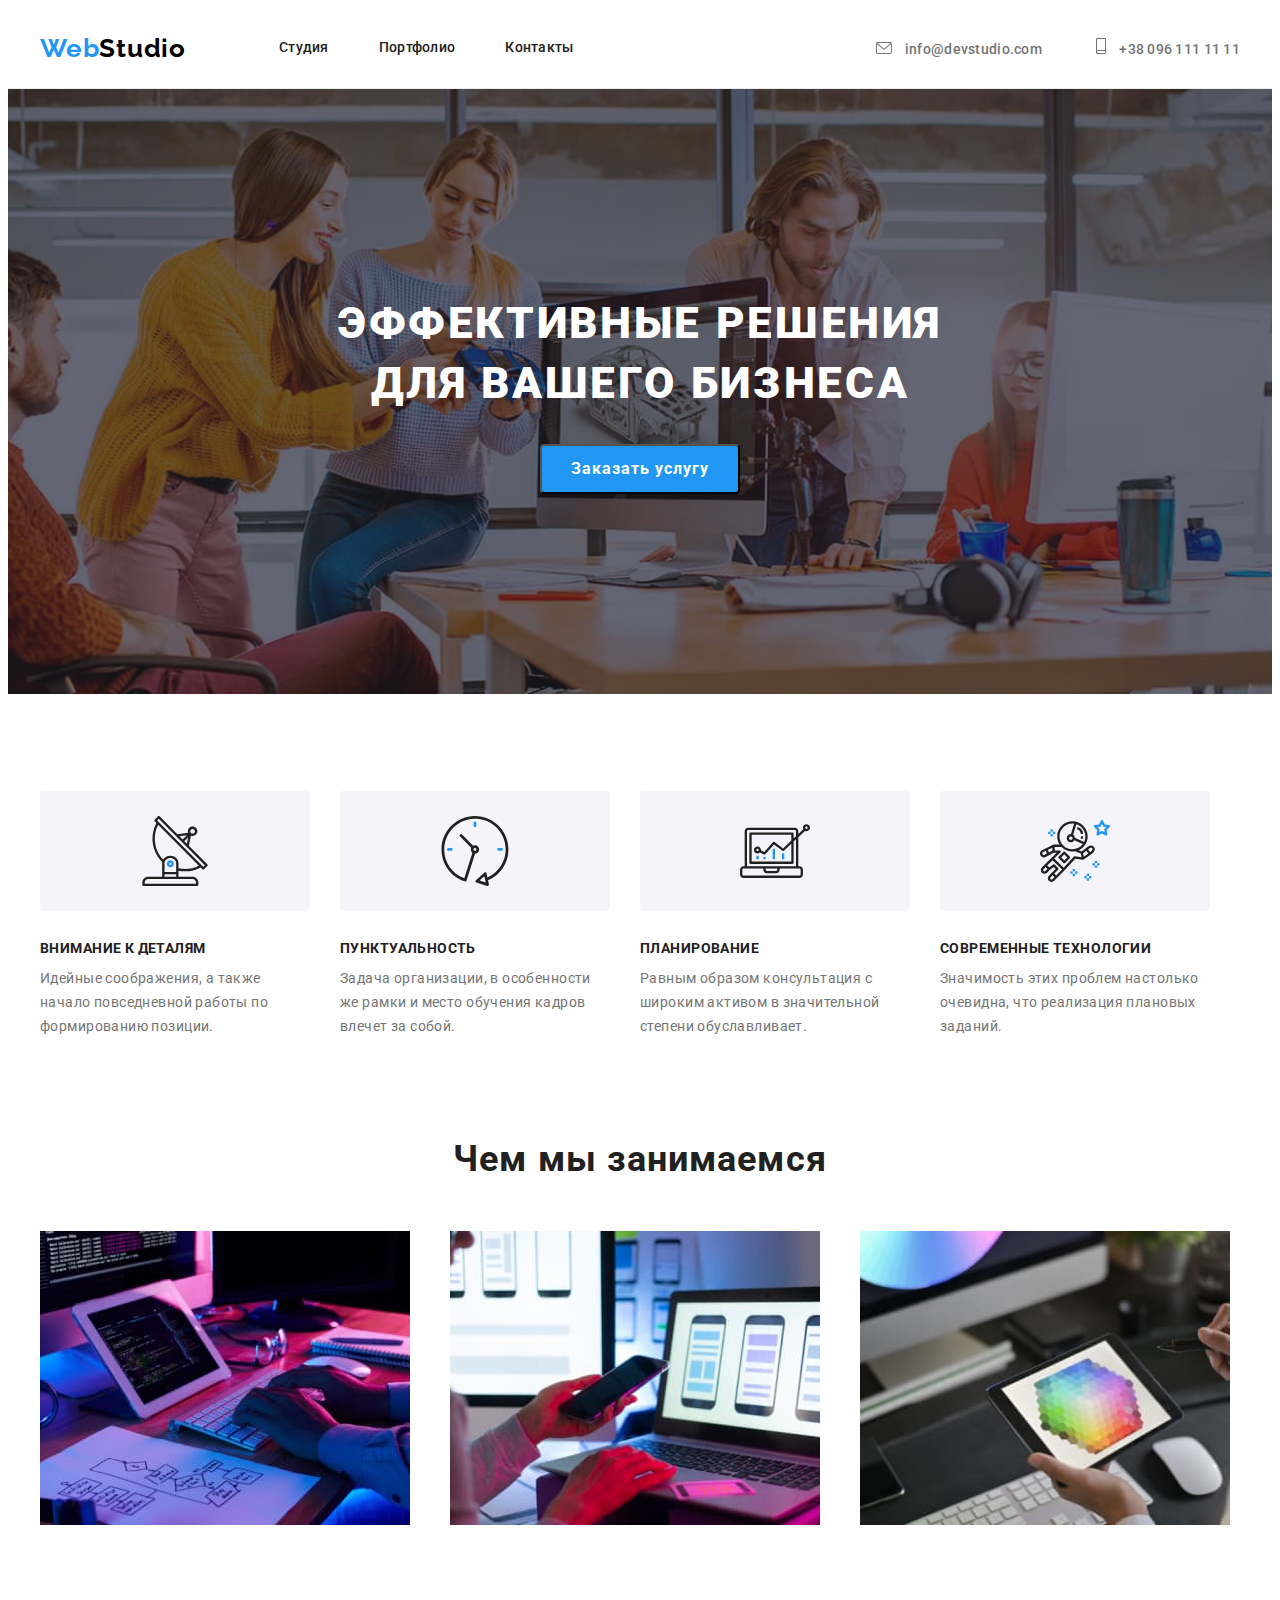
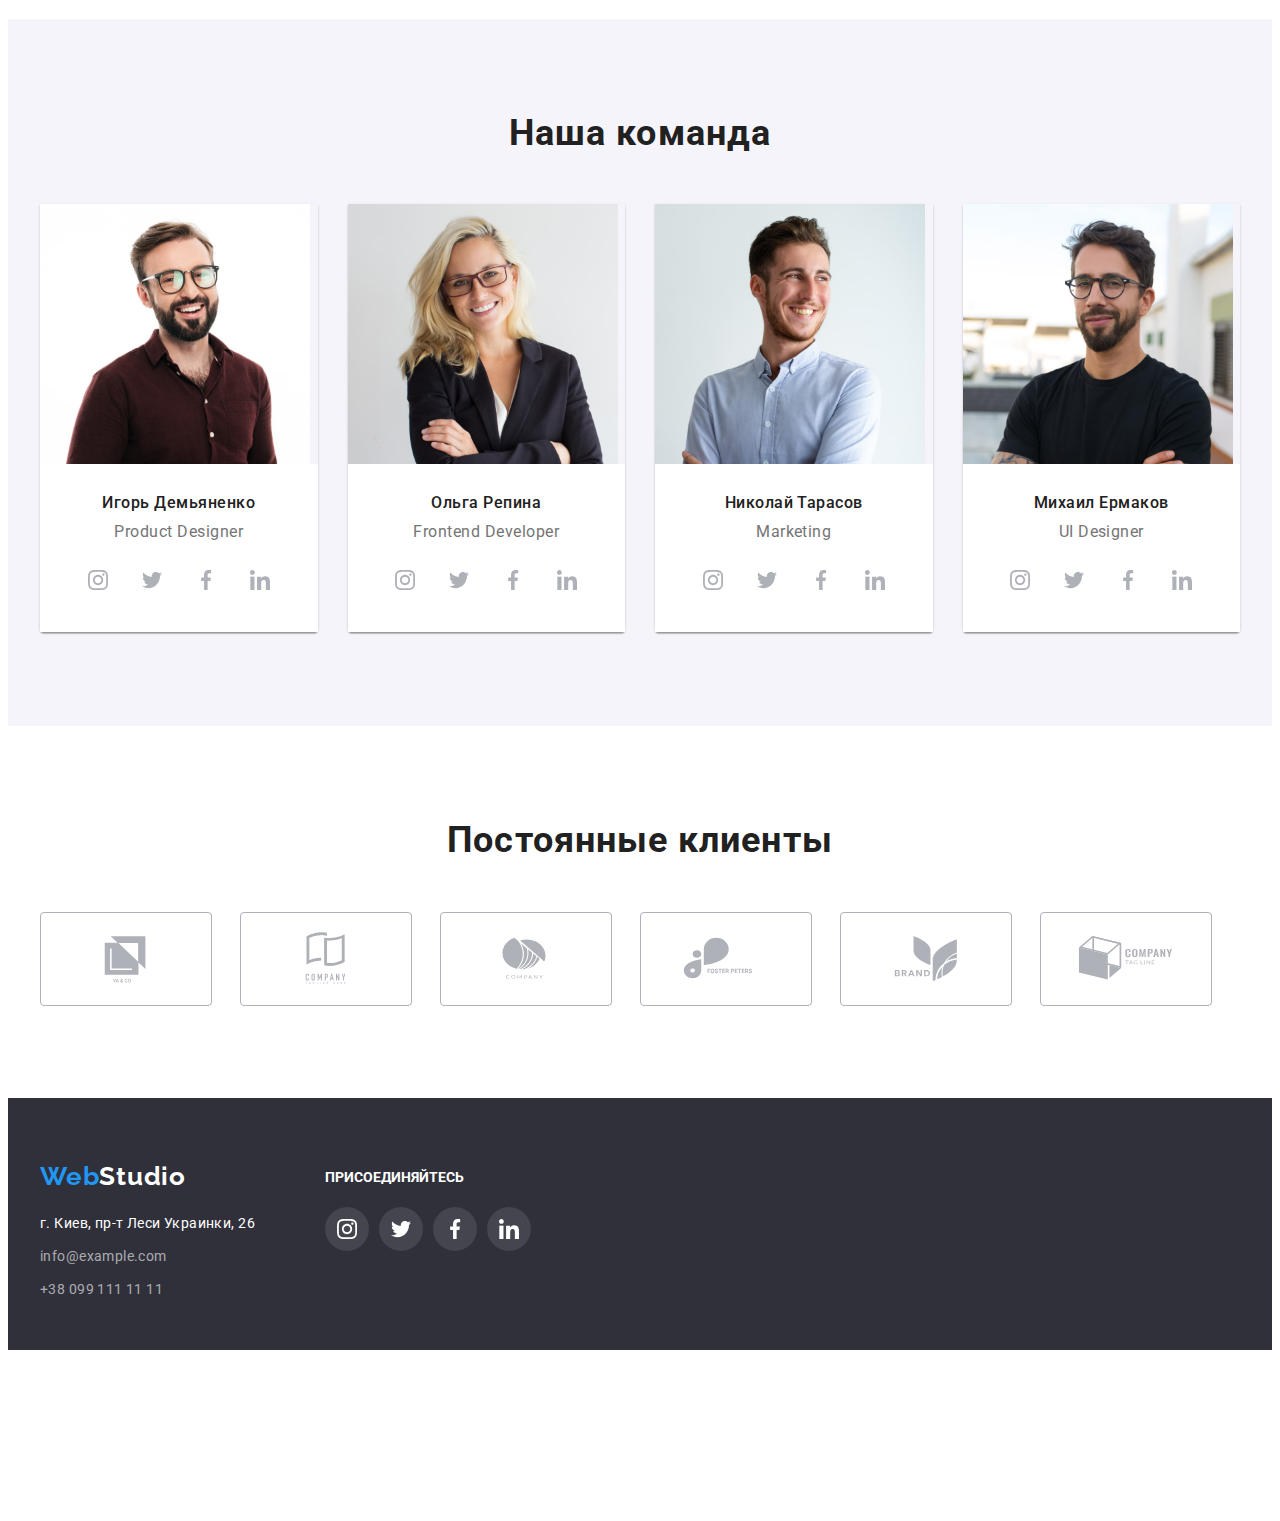
<file: index.html>
<!DOCTYPE html>
<html lang="ru">
<head>
    <meta charset="UTF-8">
    <meta http-equiv="X-UA-Compatible" content="IE=edge">
    <meta name="viewport" content="width=device-width, initial-scale=1.0">
    <title>Dokument</title>
    <link rel="preconnect" href="https://fonts.googleapis.com">
    <link rel="preconnect" href="https://fonts.gstatic.com" crossorigin>
    <link href="https://fonts.googleapis.com/css2?family=Raleway:wght@700&family=Roboto:wght@400;500;700;900&display=swap"
    rel="stylesheet">
    <link
        rel="stylesheet" 
        href="https://cdnjs.cloudflare.com/ajax/libs/modern-normalize/1.1.0/modern-normalize.min.css"
        integrity="sha512-wpPYUAdjBVSE4KJnH1VR1HeZfpl1ub8YT/NKx4PuQ5NmX2tKuGu6U/JRp5y+Y8XG2tV+wKQpNHVUX03MfMFn9Q=="
        crossorigin="anonymous" 
        referrerpolicy="no-referrer"
    />
    <link rel= "stylesheet" href="./css/styles.css">
</head>
<body>
    <header class="header">
       <!--Верхняя линия--> 
        <div class="container header-container">
         <nav class="header-navigation">
        <a class="header-logo link" href=""><span class="header-web">Web</span><span class="header-studio">Studio</span></a>
        
        <ul class="list header-list">
            <li class="header-item">
                <a class="link header-link" href="./index.html">Студия</a>
            </li>
            <li class="header-item">
                <a class="link header-link" href="./portfolio.html">Портфолио</a>
            </li>
            <li class="header-item">
                <a class="link header-link" href="">Контакты</a>
            </li>
         </ul>
         </nav>
         <div class="header-connect">
      <a class="header-mail link" href="mailto:info@devstudio.com"> 
          <svg class="header-icon" width="16" height="12">
               <use href="./images/icons.svg#icon-envelope"></use>
       </svg>
    info@devstudio.com</a>
      <a class="header-tel link" href="tel:+380961111111">
            <svg class="header-icon" width="10" height="16">
                <use href="./images/icons.svg#icon-smartphone"></use>
            </svg>
          +38 096 111 11 11</a>
        </div>
      </div>
    </header>
<main>
    <!--Шапка-->
    <section class="hero">
        <div class="container hero-container">
           <h1 class="hero-title">ЭФФЕКТИВНЫЕ РЕШЕНИЯ ДЛЯ ВАШЕГО БИЗНЕСА</h1>
           <button class="hero-btn" type="button">Заказать услугу</button>
        </div>
    </section>
    <!--Особенности-->
    <section class="peculiarities">
        <div class="container peculiarities-container">
        <ul class="list peculiarities-list">
            <li class="item peculiarities-item ">
                <div class="peculiarities-images">
                    <svg class="peculiarities-icon" width="70" height="70">
                        <use href="./images/icons.svg#icon-antenna"></use>
                    </svg>
                </div>
                <h3 class="peculiaritie-title">ВНИМАНИЕ К ДЕТАЛЯМ</h3>
                <p class="peculiaritie-text">Идейные соображения, а также начало повседневной работы по формированию позиции.</p>
            </li>
           
            <li class="item peculiarities-item ">
                <div class="peculiarities-images">
                    <svg class="peculiarities-icon" width="70" height="70">
                        <use href="./images/icons.svg#icon-clock"></use>
                    </svg>
                </div>
                <h3 class="peculiaritie-title">ПУНКТУАЛЬНОСТЬ</h3>
                <p class="peculiaritie-text">Задача организации, в особенности же рамки и место обучения кадров влечет за собой.</p>
            </li>
            
            <li class="item peculiarities-item ">
                <div class="peculiarities-images">
                    <svg class="peculiarities-icon" width="70" height="70">
                        <use href="./images/icons.svg#icon-diagram"></use>
                    </svg>
                </div>
                <h3 class="peculiaritie-title">ПЛАНИРОВАНИЕ</h3>
                <p class="peculiaritie-text">Равным образом консультация с широким активом в значительной степени обуславливает.</p>
            </li>
            <li class="item peculiarities-item ">
                <div class="peculiarities-images">
                    <svg class="peculiarities-icon" width="70" height="70">
                        <use href="./images/icons.svg#icon-astronaut"></use>
                    </svg>
                </div>
            <h3 class="peculiaritie-title">СОВРЕМЕННЫЕ ТЕХНОЛОГИИ</h3>
            <p class="peculiaritie-text">Значимость этих проблем настолько очевидна, что реализация плановых заданий.</p>
            </li>
        </ul>
        </div>
    </section>
    <!--Чем мы занимаемся-->
     <section class="profiles">
        <div class="container">
        <h2 class="profiles-title">Чем мы занимаемся</h2>
        <ul class="list profiles-list">
            <li class="item profiles-item">
                <img
                    src="./images/box1.jpg"
                    alt="разработчик пишет код"
                    width="370"
                    height="294" 
                />
             </li>
             <li class=" item profiles-item">
                <img
                    src="./images/box2.jpg"
                    alt="дизайнер выбирает макет для мобильного приложения"
                    width="370"
                    height="294" 
                />
             </li>
             <li class="item profiles-item">
                <img
                    src="./images/box3.jpg"
                    alt="дизайнер выбирает цвет"
                    width="370"
                    height="294" 
                />
             </li>
         </ul>
        </div>
    </section>
    <!--Наша команда-->
    <section class="command">
        <div class="container">
            <h2 class="command-title">Наша команда</h2>
            <ul class=" list command-list">
               <li class="command-item">
                <img src="./images/employee1.jpg"
                 alt="мужчина в коричневой рубашке" 
                 width="270" 
                 height="260" />
            <div class="command-titles-text">
            <h3 class="command-titles">Игорь Демьяненко</h3>
            <p lang="en" class="command-text">Product Designer</p>
            <ul class="command-social-list list">
                <li class="command-social-item">
                    <a href="" class="command-social-link">
                        <svg class="command-social-icon"
                         width="20"
                         height="20">
                            <use href="./images/icons.svg#icon-instagram" >
                            </use>
                        </svg>
                    </a>
                </li>
                <li class="command-social-item">
                    <a href="" class="command-social-link">  <svg class="command-social-icon"
                         width="20"
                         height="20">
                            <use href="./images/icons.svg#icon-twitter" >

                            </use>
                        </svg></a>
                </li>
                <li class="command-social-item">
                    <a href="" class="command-social-link">  <svg class="command-social-icon"
                         width="20"
                         height="20">
                            <use href="./images/icons.svg#icon-facebook" >

                            </use>
                        </svg></a>
                </li>
                <li class="command-social-item">
                    <a href="" class="command-social-link">  <svg class="command-social-icon"
                         width="20"
                         height="20">
                            <use href="./images/icons.svg#icon-linkedin" >

                            </use>
                        </svg></a>
                </li>
            </ul>
            </div>
         </li>
         <li  class="command-item">
            <img
            src="./images/employee2.jpg"
            alt="девушка в сером жакете"
            width="270"
            height="260"
            />
            <div class="command-titles-text">
            <h3 class="command-titles">Ольга Репина</h3>
            <p lang="en" class="command-text">Frontend Developer</p>
            <ul class="command-social-list list">
                <li class="command-social-item">
                    <a href="" class="command-social-link">
                        <svg class="command-social-icon" width="20" height="20">
                            <use href="./images/icons.svg#icon-instagram">
            
                            </use>
                        </svg>
                    </a>
                </li>
                <li class="command-social-item">
                    <a href="" class="command-social-link"> <svg class="command-social-icon" width="20" height="20">
                            <use href="./images/icons.svg#icon-twitter">
            
                            </use>
                        </svg></a>
                </li>
                <li class="command-social-item">
                    <a href="" class="command-social-link"> <svg class="command-social-icon" width="20" height="20">
                            <use href="./images/icons.svg#icon-facebook">
            
                            </use>
                        </svg></a>
                </li>
                <li class="command-social-item">
                    <a href="" class="command-social-link"> <svg class="command-social-icon" width="20" height="20">
                            <use href="./images/icons.svg#icon-linkedin">
            
                            </use>
                        </svg></a>
                </li>
            </ul>
            </div>
         </li>
         <li  class="command-item">
            <img
            src="./images/employee3.jpg"
            alt="мужчина в голубой рубашке"
            width="270"
            height="260"
            />
            <div class="command-titles-text">
            <h3 class="command-titles">Николай Тарасов</h3>
            <p lang="en" class="command-text">Marketing</p>
            <ul class="command-social-list list">
                <li class="command-social-item">
                    <a href="" class="command-social-link">
                        <svg class="command-social-icon" width="20" height="20">
                            <use href="./images/icons.svg#icon-instagram">
            
                            </use>
                        </svg>
                    </a>
                </li>
                <li class="command-social-item">
                    <a href="" class="command-social-link"> <svg class="command-social-icon" width="20" height="20">
                            <use href="./images/icons.svg#icon-twitter">
            
                            </use>
                        </svg></a>
                </li>
                <li class="command-social-item">
                    <a href="" class="command-social-link"> <svg class="command-social-icon" width="20" height="20">
                            <use href="./images/icons.svg#icon-facebook">
            
                            </use>
                        </svg></a>
                </li>
                <li class="command-social-item">
                    <a href="" class="command-social-link"> <svg class="command-social-icon" width="20" height="20">
                            <use href="./images/icons.svg#icon-linkedin">
            
                            </use>
                        </svg></a>
                </li>
            </ul>
            </div>
         </li>
         <li  class="command-item">
            <img 
            src="./images/employee4.jpg" 
            alt="мужчина в черной рубашке"
            width="270"
            height="260" 
            />
            <div class="command-titles-text">
            <h3 class="command-titles">Михаил Ермаков</h3>
            <p lang="en" class="command-text">UI Designer</p>
            <ul class="command-social-list list">
                <li class="command-social-item">
                    <a href="" class="command-social-link">
                        <svg class="command-social-icon" width="20" height="20">
                            <use href="./images/icons.svg#icon-instagram">
            
                            </use>
                        </svg>
                    </a>
                </li>
                <li class="command-social-item">
                    <a href="" class="command-social-link"> <svg class="command-social-icon" width="20" height="20">
                            <use href="./images/icons.svg#icon-twitter">
            
                            </use>
                        </svg></a>
                </li>
                <li class="command-social-item">
                    <a href="" class="command-social-link"> <svg class="command-social-icon" width="20" height="20">
                            <use href="./images/icons.svg#icon-facebook">
            
                            </use>
                        </svg></a>
                </li>
                <li class="command-social-item">
                    <a href="" class="command-social-link"> <svg class="command-social-icon" width="20" height="20">
                            <use href="./images/icons.svg#icon-linkedin">
            
                            </use>
                        </svg></a>
                </li>
            </ul>
            </div>
         </li>
    </ul>
    </div>
    </section>

<!--ПОСТОЯННЫЕ КЛИЕНТЫ-->
<section class="clients">
    <div class="container">
    <h2 class="clients-title">Постоянные клиенты</h2>
    <ul class="clients-list list">
     <li class="clients-item">
         <a href="" class="clients-link">
            <svg class="clients-icon" width="106" height="60" >
                <use href="./images/icons.svg#icon-Logo">
            
                </use>
            </svg>
         </a>
     </li>
     <li class="clients-item">
        <a href="" class="clients-link">
            <svg class="clients-icon" width="106" height="60">
                <use href="./images/icons.svg#icon-Logo-1">
        
                </use>
            </svg>
        </a>
     </li>
     <li class="clients-item">
           <a href="" class="clients-link">
            <svg class="clients-icon" width="106" height="60" >
                <use href="./images/icons.svg#icon-Logo-2">
            
                </use>
            </svg>
         </a>
     </li>
     <li class="clients-item">
           <a href="" class="clients-link">
            <svg class="clients-icon" width="106" height="60" >
                <use href="./images/icons.svg#icon-Logo-3">
            
                </use>
            </svg>
         </a>
     </li>
     <li class="clients-item">
           <a href="" class="clients-link">
            <svg class="clients-icon" width="106" height="60" >
                <use href="./images/icons.svg#icon-Logo-4">
            
                </use>
            </svg>
         </a>
     </li>
     <li class="clients-item">
           <a href="" class="clients-link">
            <svg class="clients-icon" width="106" height="60" >
                <use href="./images/icons.svg#icon-Logo-5">
            
                </use>
            </svg>
         </a>
     </li>
    </ul>



    </div>
</section>
</main>
<!--FOOTER-->
<footer class="footer">
    <section class="footer-section" >
        <h2 class="visually-hidden">FOOTER</h2>
    <div class="container footer-container">

        <div class="footer-left"> 
    <a class="footer-logo link" href=""><span class="footer-web">Web</span><span class="footer-studio">Studio</span></a>
    <address class="address">
        <ul class="footer-list list">
            <li class="footer-item-adress">
                <a class="link footer-adress " href="https://goo.gl/maps/9Tbaq5ULYDooVJVK9"
                target="_blank"
                rel="noopener noreferrer"
                >г. Киев, пр-т Леси Украинки, 26</a
                >
            </li>
            <li class="footer-item-mail">
                <a class="link footer-mail" href="mailto:info@example.com">info@example.com</a>
            </li>
            <li class="footer-item-tel">
                <a class="link footer-tel" href="tel:+380991111111">+38 099 111 11 11</a>
            </li>
        </ul>
    </address>
    </div>
    <div class="footer-right"> 
        <h3 class="footer-right-title">присоединяйтесь</h3>
        <ul class="footer-social-list list">
            <li class="footer-social-item">
                <a href="" class="footer-social-link">
                    <svg class="footer-social-icon" width="20" height="20">
                        <use href="./images/icons.svg#icon-instagram">
        
                        </use>
                    </svg>
                </a>
            </li>
            <li class="footer-social-item">
                <a href="" class="footer-social-link"> <svg class="footer-social-icon" width="20" height="20">
                        <use href="./images/icons.svg#icon-twitter">
        
                        </use>
                    </svg></a>
            </li>
            <li class="footer-social-item">
                <a href="" class="footer-social-link"> <svg class="footer-social-icon" width="20" height="20">
                        <use href="./images/icons.svg#icon-facebook">
        
                        </use>
                    </svg></a>
            </li>
            <li class="footer-social-item">
                <a href="" class="footer-social-link"> <svg class="footer-social-icon" width="20" height="20">
                        <use href="./images/icons.svg#icon-linkedin">
        
                        </use>
                    </svg></a>
            </li>
        </ul>

    </div>
    </div>
    </section>
</footer>    
</body>
</html>
</file>
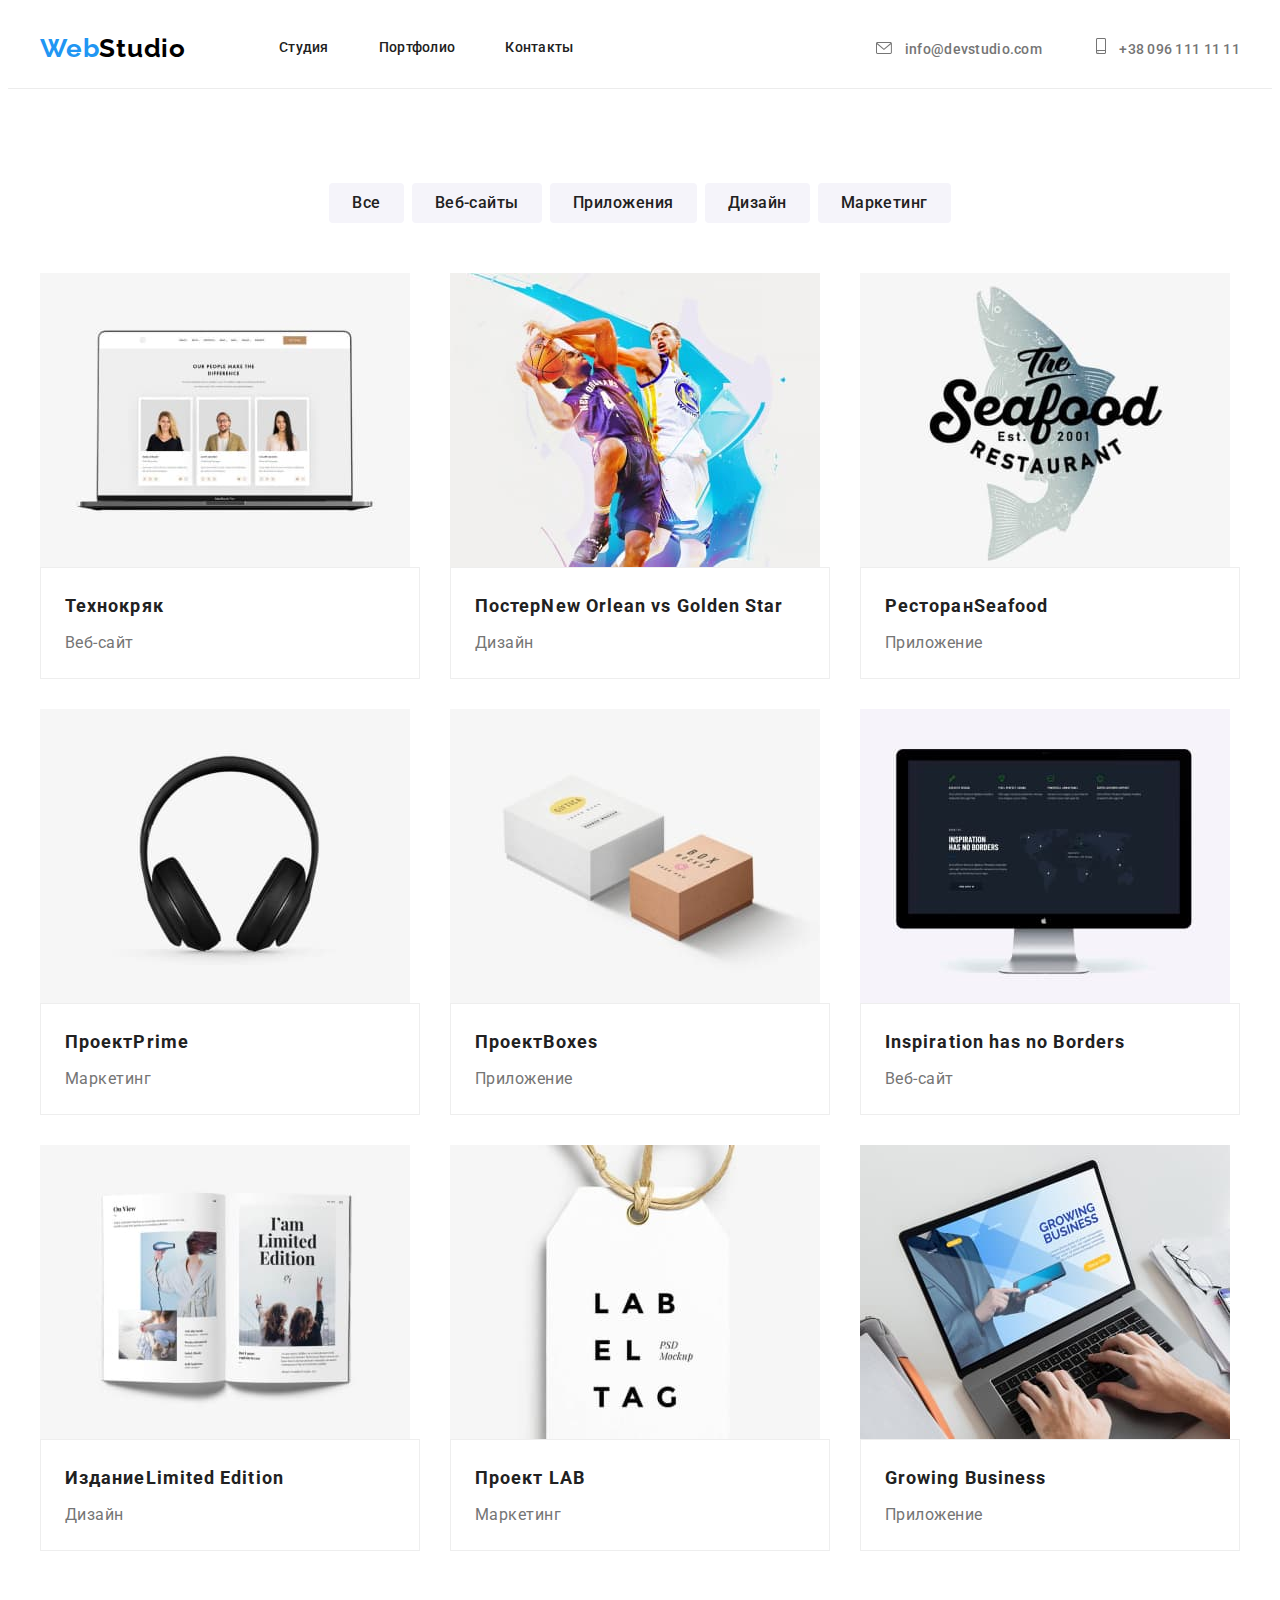
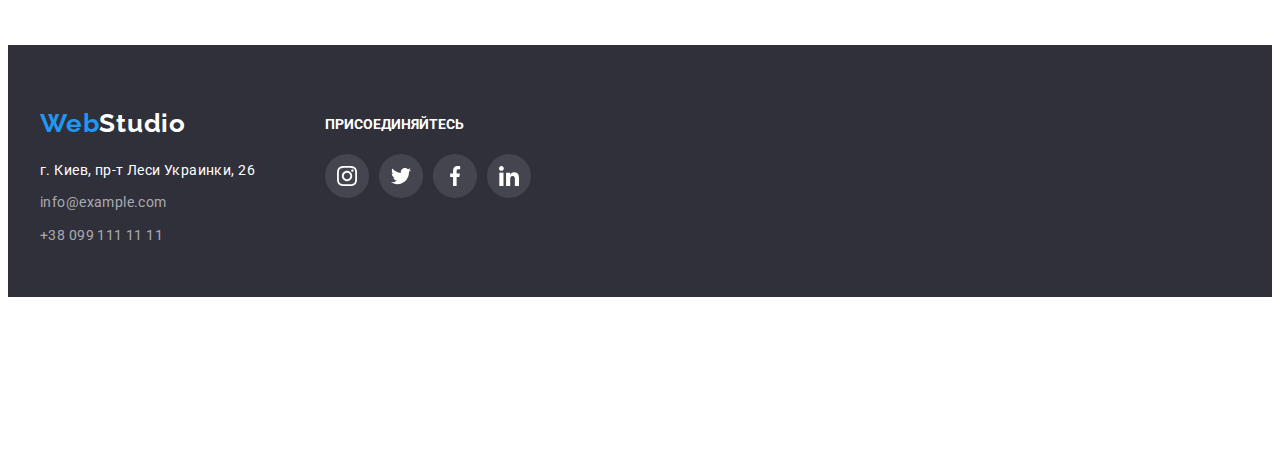
<file: portfolio.html>
<!DOCTYPE html>
<html lang="ru">

<head>
    <meta charset="UTF-8">
    <meta http-equiv="X-UA-Compatible" content="IE=edge">
    <meta name="viewport" content="width=device-width, initial-scale=1.0">
    <title>Dokument</title>
    <link rel="preconnect" href="https://fonts.googleapis.com">
    <link rel="preconnect" href="https://fonts.gstatic.com" crossorigin>
    <link
        href="https://fonts.googleapis.com/css2?family=Raleway:wght@700&family=Roboto:wght@400;500;700;900&display=swap"
        rel="stylesheet">
    <link
        rel="stylesheet"
        href="https://cdnjs.cloudflare.com/ajax/libs/modern-normalize/1.1.0/modern-normalize.min.css"
        integrity="sha512-wpPYUAdjBVSE4KJnH1VR1HeZfpl1ub8YT/NKx4PuQ5NmX2tKuGu6U/JRp5y+Y8XG2tV+wKQpNHVUX03MfMFn9Q=="
        crossorigin="anonymous" 
        referrerpolicy="no-referrer" 
    />
    <link rel="stylesheet" href="./css/styles.css">
</head>

<body>
<header class="header">
    <!--Верхняя линия-->
    <div class="container header-container">
    <nav class="header-navigation">
        <a class="header-logo link" href=""><span class="header-web">Web</span><span
                class="header-studio">Studio</span></a>

        <ul class="list header-list">
            <li class="header-item">
                <a class="link header-link" href="./index.html">Студия</a>
            </li>
            <li class="header-item">
                <a class="link header-link" href="./portfolio.html">Портфолио</a>
            </li>
            <li class="header-item">
                <a class="link header-link" href="">Контакты</a>
            </li>
        </ul>
    </nav>
    <div class="header-connect">
    <a class="header-mail link" href="mailto:info@devstudio.com">
        <svg class="header-icon" width="16" height="12">
            <use href="./images/icons.svg#icon-envelope"></use>
        </svg>
        info@devstudio.com</a>
    <a class="header-tel link" href="tel:+380961111111">
        <svg class="header-icon" width="10" height="16">
            <use href="./images/icons.svg#icon-smartphone"></use>
        </svg>
         +38 096 111 11 11</a>
    </div>
    </div>
</header>
<main>
    <!--Портфолио-->
        <section class="portfolio">
            <div class="container portfolio-container">
            <h1 class="visually-hidden">Портфолио</h1>
                <ul class="list portfolio-list-btn">
                   <li class="portfolio-item-btn"><button class="portfolio-btn"  type="button">Все</button></li>
                   <li class="portfolio-item-btn"><button class="portfolio-btn"  type="button">Веб-сайты</button></li>
                   <li class="portfolio-item-btn"><button class="portfolio-btn"  type="button">Приложения</button></li>
                   <li class="portfolio-item-btn"><button class="portfolio-btn" type="button">Дизайн</button></li>
                   <li class="portfolio-item-btn"><button class="portfolio-btn" type="button">Маркетинг</button></li>
                 </ul>  
              <ul class="list portfolio-list">
             <li class="portfolio-item">
                 <a class="link portfolio-link " href="">
                    <img src="./images/img1for2hw.jpg"
                     alt="ноутбук с открытой страницей веб-сайта" 
                     Width="370" 
                     Height="294"
                    >
                    <div class="portfolio-title-text">
                 <h2 class="portfolio-title">Технокряк</h2>
                 <p class="portfolio-text">Веб-сайт</p>
                 </div>
                </a>
             </li>
             <li class="portfolio-item">
                 <a class="link portfolio-link"  href="">
                 <img 
                     src="./images/img2for2hw.jpg" 
                     alt="два футболиста с мячом"
                     Width="370"
                     Height="294"
                     >
                    <div class="portfolio-title-text">
                <h2 class="portfolio-title">Постер<span lang="en">New Orlean vs Golden Star</span></h2>
                <p class="portfolio-text">Дизайн</p>
                   </div>
                 </a>
             </li>
             <li class="portfolio-item">
                <a class="link portfolio-link" href="">
                 <img 
                     src="./images/img3for2hw.jpg" 
                     alt="логотип ресторана"
                     Width="370"
                     Height="294"
                     >
                    <div class="portfolio-title-text">
                 <h2 class="portfolio-title">Ресторан<span lang="en">Seafood</span></h2>
                 <p class="portfolio-text">Приложение</p>
                    </div>
                    </a>
             </li>
             <li class="portfolio-item">
                <a class="link portfolio-link" href="">
                 <img 
                    src="./images/img4for2hw.jpg" 
                    alt="наушники"
                    Width="370"
                    Height="294"
                    >
                    <div class="portfolio-title-text">
                 <h2 class="portfolio-title">Проект<span lang="en">Prime</span></h2>
                 <p class="portfolio-text">Маркетинг</p>
                    </div>
                    </a>
             </li>
             <li class="portfolio-item">
                 <a class="link portfolio-link" href="">
                 <img 
                     src="./images/img5for2hw.jpg"
                     alt="две коробки"
                     Width="370"
                     Height="294"
                     >
                    <div class="portfolio-title-text">
                 <h2 class="portfolio-title">Проект<span lang="en">Boxes</span></h2>
                 <p class="portfolio-text">Приложение</p>
                    </div> 
                    </a>
             </li>
             <li class="portfolio-item">
                <a class="link portfolio-link" href="">
                 <img 
                     src="./images/img6for2hw.jpg" 
                     alt="компьютер с открытой страницей веб-сайта"
                     Width="370"
                     Height="294"
                     >
                    <div class="portfolio-title-text">
                 <h2 class="portfolio-title"><span lang="en">Inspiration has no Borders</span></h2>
                 <p class="portfolio-text">Веб-сайт</p>
                    </div>
                    </a>
             </li>
             <li class="portfolio-item">
                <a class="link portfolio-link" href="">
                 <img 
                     src="./images/img7for2hw.jpg"
                     alt="открытый журнал"
                     Width="370"
                     Height="294"
                     >
                    <div class="portfolio-title-text">
                 <h2 class="portfolio-title">Издание<span lang="en">Limited Edition</span></h2>
                 <p class="portfolio-text">Дизайн</p>
                    </div>
                    </a>
             </li>
             <li class="portfolio-item">
                <a class="link portfolio-link" href="">
                 <img 
                     src="./images/img8for2hw.jpg"
                     alt="бирка"
                     Width="370"
                     Height="294"
                     >
                    <div class="portfolio-title-text">
                 <h2 class="portfolio-title">Проект <span lang="en">LAB</span></h2>
                 <p class="portfolio-text">Маркетинг</p>
                    </div>
                    </a>
             </li >
             <li class="portfolio-item">
                <a class="link portfolio-link" href="">
                 <img 
                     src="./images/img9for2hw.jpg" 
                     alt="ноутбук с открытой страницей приложения"
                     Width="370"
                     Height="294"
                     >
                    <div class="portfolio-title-text">
                 <h2 class="portfolio-title"><span lang="en">Growing Business</span></h2>
                 <p class="portfolio-text">Приложение</p>
                    </div>
                    </a>
             </li>
          </ul>
        </div>
        </section>
</main>

<footer class="footer">
    <section class="footer-section">
        <h2 class="visually-hidden">FOOTER</h2>
    <div class="container footer-container">
        <div class="footer-left">
        
    <a class="footer-logo link" href=""><span class="footer-web">Web</span><span class="footer-studio">Studio</span></a>
    <address class="address">
        <ul class="footer-list list">
            <li class="footer-item-adress">
                <a class="link footer-adress " href="https://goo.gl/maps/9Tbaq5ULYDooVJVK9" target="_blank"
                    rel="noopener noreferrer">г. Киев, пр-т Леси Украинки, 26</a>
            </li>
            <li class="footer-item-mail">
                <a class="link footer-mail" href="mailto:info@example.com">info@example.com</a>
            </li>
            <li class="footer-item-tel">
                <a class="link footer-tel" href="tel:+380991111111">+38 099 111 11 11</a>
            </li>
        </ul>
        </address>
        </div>
        <div class="footer-right">
            <h3 class="footer-right-title">присоединяйтесь</h3> 
            <ul class="footer-list-right">
                <li>
                <ul class="footer-social-list list">
                    <li class="footer-social-item">
                        <a href="" class="footer-social-link">
                            <svg class="footer-social-icon" width="20" height="20">
                                <use href="./images/icons.svg#icon-instagram">
                
                                </use>
                            </svg>
                        </a>
                    </li>
                    <li class="footer-social-item">
                        <a href="" class="footer-social-link"> <svg class="footer-social-icon" width="20" height="20">
                                <use href="./images/icons.svg#icon-twitter">
                
                                </use>
                            </svg></a>
                    </li>
                    <li class="footer-social-item">
                        <a href="" class="footer-social-link"> <svg class="footer-social-icon" width="20" height="20">
                                <use href="./images/icons.svg#icon-facebook">
                
                                </use>
                            </svg></a>
                    </li>
                    <li class="footer-social-item">
                        <a href="" class="footer-social-link"> <svg class="footer-social-icon" width="20" height="20">
                                <use href="./images/icons.svg#icon-linkedin">
                
                                </use>
                            </svg></a>
                    </li>
                </ul>
                </li>
            </ul>
        </div>
    </div>
    </section>
</footer>
</body>

</html>
</file>
<file: css/styles.css>
:root {
  --main-title-color: #ffffff;
  --second-title-color: #212121;
  --main-text-color: #757575;
  --second-text-color: #212121;
  --third-text-color: #ffffff;
  --assent-color: #2196f3;
  --main-btn-color: #ffffff;
  --main-logo-second: #2196f3;
  --second-logo-color: #000000;
  --third-logo-color: #ffffff;
  --footer-color: rgba(255, 255, 255, 0.6);
  --batton-hover: #188ce8;
  --batton-portfolio: #f5f4fa;
  --fill-command: #f5f4fa;
  --main-background-color: #2f303a;
  --main-icon-color: #afb1b8;
}

p,
h1,
h2,
h3,
h4,
h5,
h6 {
  margin: 0;
}

ul {
  margin: 0;
  padding: 0;
  list-style: none;
}
a {
  text-decoration: none;
}
button {
  cursor: pointer;
}
img {
  display: block;
  max-width: 100%;
}

.container {
  width: 1200px;
  padding-left: 15px;
  padding-right: 15px;
  margin: 0 auto;
}
body {
  font-family: "Roboto", sans-serif;
  color: var(--second-text-color);
}

/* --------------------HEADER------------------- */

.header {
  border-bottom: solid 1px #ececec;
}
.list {
  list-style: none;
}
.header-list {
  display: flex;
}
.header-navigation {
  display: flex;
  align-items: center;
}

.link {
  text-decoration: none;
}

.footer {
  background-color: var(--main-background-color);
}
.header-container {
  display: flex;
  align-items: center;
}
.header-item:not(:last-child) {
  margin-right: 50px;
}
.header-link {
  font-weight: 500;
  font-size: 14px;
  line-height: 16px;
  line-height: 100%;
  line-height: 1.14;
  letter-spacing: 0.02em;
  color: var(--second-text-color);
  display: block;
  padding-top: 32px;
  padding-bottom: 32px;
}
.header-mail {
  font-weight: 500;
  font-size: 14px;
  line-height: 1.14;
  letter-spacing: 0.02em;
  color: var(--main-text-color);
}
.header-tel {
  font-weight: 500;
  font-size: 14px;
  line-height: 1.14;
  letter-spacing: 0.02em;
  color: var(--main-text-color);
  margin-left: 50px;
}
.header-logo {
  margin-right: 93px;
}
.header-web {
  font-family: Raleway, sans-serif;
  font-weight: 700;
  font-size: 26px;
  line-height: 1.19;
  letter-spacing: 0.03em;
  color: var(--main-logo-second);
}
.header-studio {
  font-family: Raleway, sans-serif;
  font-weight: 700;
  font-size: 26px;
  line-height: 1.19;
  letter-spacing: 0.03em;
  color: var(--second-logo-color);
}

.header-link:hover,
.header-link:focus {
  color: var(--assent-color);
}
.header-connect {
  margin-left: auto;
}

.header-mail:hover,
.header-mail:focus {
  color: var(--assent-color);
}
.header-tel:hover,
.header-tel:focus {
  color: var(--assent-color);
}

.header-icon {
  fill: currentColor;
  margin-right: 10px;
}
/* --------------HERO------------- */

.hero {
  padding-top: 205px;
  padding-bottom: 200px;
  background-image: linear-gradient(
      rgba(47, 48, 58, 0.4),
      rgba(47, 48, 58, 0.4)
    ),
    url(../images/hero.jpg);
  background-repeat: no-repeat;
  background-size: cover;
  background-position: center;
  background-color: #c4c4c4;
}
.hero-title {
  font-weight: 900;
  font-size: 44px;
  line-height: 1.36;
  letter-spacing: 0.06em;
  text-transform: uppercase;
  color: var(--main-title-color);
  width: 696px;
  height: 120px;
  margin: 0 auto;
  text-align: center;
}
.hero-btn {
  font-family: inherit;
  font-weight: 700;
  font-size: 16px;
  line-height: 1.87;
  letter-spacing: 0.06em;
  color: var(--main-btn-color);
  min-width: 200px;
  min-height: 50px;
  box-shadow: 0px 4px 4px rgba(0, 0, 0, 0.15);
  border-radius: 4px;
  display: block;
  margin: 0 auto;
  margin-top: 30px;
}
.hero-btn {
  background-color: #2196f3;
}
.hero-btn:hover {
  background-color: var(--batton-hover);
}
.hero-btn {
  cursor: pointer;
}

/* --------------------PECULIARITIES--------------- */

.peculiarities {
  padding-top: 97px;
  padding-bottom: 97px;
}
.peculiaritie-title {
  font-weight: 700;
  font-size: 14px;
  line-height: 1.14;
  letter-spacing: 0.03em;
  text-transform: uppercase;
  color: var(--second-title-color);
}
.peculiaritie-text {
  font-weight: 400;
  font-size: 14px;
  line-height: 1.71;
  letter-spacing: 0.03em;
  color: var(--main-text-color);
  margin-top: 10px;
}

.peculiarities-list {
  display: flex;
}
.peculiarities-item {
  width: 270px;
  height: 251px;
  margin-right: 30px;
}

.peculiarities-item:not(:last-child) {
  margin-right: 30px;
}
.peculiarities-images {
  width: 270px;
  height: 120px;
  background-color: var(--fill-command);
  border-radius: 4px;
  margin-bottom: 30px;
  display: flex;
  align-items: center;
  justify-content: center;
}

/* -------------PROFILES------------------- */
.profiles {
  padding-bottom: 94px;
}

.profiles-title {
  font-weight: 700;
  font-size: 36px;
  line-height: 1.16;
  letter-spacing: 0.03em;
  color: var(--second-title-color);
  text-align: center;
  margin-bottom: 50px;
}
.profiles-list {
  display: flex;
  margin-right: -30px;
}
.profiles-item:not(:last-child) {
  margin-right: 30px;
}
.profiles-item {
  flex-basis: calc((100% - 3 * 30px) / 3);
}

.profiles-item:not(:last-child) {
  margin-right: 30px;
}
/* --------------------------------COMMAND--------------------------- */
.command {
  padding-top: 94px;
  padding-bottom: 94px;
  background-color: var(--fill-command);
}
.command-title {
  font-weight: 700;
  font-size: 36px;
  line-height: 1.16;
  text-align: center;
  letter-spacing: 0.03em;
  color: var(--second-title-color);
  margin-bottom: 50px;
}
.command-titles {
  font-weight: 500;
  font-size: 16px;
  line-height: 1.18;
  text-align: center;
  letter-spacing: 0.03em;
  color: var(--second-title-color);
  margin-bottom: 10px;
}
.command-text {
  font-size: 16px;
  line-height: 1.18;
  text-align: center;
  letter-spacing: 0.03em;
  color: var(--main-text-color);
  margin-bottom: 16px;
}
.command-list {
  display: flex;
  margin-right: -30px;
}
.command-item:not(:last-child) {
  margin-right: 30px;
}
.command-item {
  width: 270px;
  height: 428px;
  flex-basis: calc((100% - 4 * 30px) / 4);
  border-radius: 0px 0px 4px 4px;
  box-shadow: 0px 1px 3px rgba(0, 0, 0, 0.12), 0px 1px 1px rgba(0, 0, 0, 0.14),
    0px 2px 1px rgba(0, 0, 0, 0.2);
}

.command-titles-text {
  padding: 30px 0px;
  background-color: #fff;
}

.command-social-item {
  width: 44px;
  height: 44px;
}

.command-social-link {
  width: 100%;
  height: 100%;
  background-color: var(--main-btn-color);
  border-radius: 50%;
  display: flex;
  align-items: center;
  justify-content: center;
  color: var(--main-icon-color);
}
.command-social-link:hover,
.command-social-link:focus {
  background-color: var(--assent-color);
  color: var(--main-btn-color);
}

.command-social-icon {
  fill: currentColor;
}

.command-social-list {
  display: flex;
  justify-content: center;
}
.command-social-item + .command-social-item {
  margin-left: 10px;
}
/* -------------------------------- CLIENTS--------------------------------------- */

.clients {
  padding-top: 94px;
  padding-bottom: 94px;
}
.clients-title {
  font-weight: 700;
  font-size: 36px;
  line-height: 1.16;
  text-align: center;
  letter-spacing: 0.03em;
  color: var(--second-title-color);
  margin-bottom: 50px;
}

.clients-list {
  display: flex;
}
.clients-item {
  width: 170px;
  height: 92px;
}
.clients-link {
  width: 100%;
  height: 100%;
  border: solid 1px var(--main-icon-color);
  border-radius: 4px;
  display: flex;
  align-items: center;
  justify-content: center;
  color: var(--main-icon-color);
}
.clients-item + .clients-item {
  margin-left: 30px;
}
.clients-link:hover,
.clients-link:focus {
  border: solid 1px var(--assent-color);
  color: var(--assent-color);
}
.clients-icon {
  fill: currentColor;
}
.command-social-item + .command-social-item {
  margin-left: 10px;
}
/* ----

/*----------------------------------- FOOTER-------------------------------- */
.footer-left {
  height: 100%;
  padding-top: 63px;
  padding-bottom: 57px;
}
.footer-web {
  font-family: Raleway, sans-serif;
  font-weight: 700;
  font-size: 26px;
  line-height: 1.19;
  letter-spacing: 0.03em;
  color: var(--main-logo-second);
}
.footer-studio {
  font-family: Raleway, sans-serif;
  font-weight: 700;
  font-size: 26px;
  line-height: 1.19;
  letter-spacing: 0.03em;
  color: var(--third-logo-color);
}
.footer-adress {
  font-style: normal;
  font-weight: 400;
  font-size: 14px;
  line-height: 1.71;
  letter-spacing: 0.03em;
  color: var(--third-text-color);
}
.footer-mail {
  font-style: normal;
  font-weight: 400;
  font-size: 14px;
  line-height: 1.71;
  letter-spacing: 0.03em;
  color: var(--footer-color);
}
.footer-mail:hover,
.footer-mail:focus {
  color: var(--assent-color);
}
.footer-tel {
  font-style: normal;
  font-weight: 400;
  font-size: 14px;
  line-height: 1.71;
  letter-spacing: 0.03em;
  color: var(--footer-color);
}
.footer-tel:hover,
.footer-tel:focus {
  color: var(--assent-color);
}
.address {
  margin-top: 20px;
}

.footer-item-adress {
  margin-bottom: 9px;
}
.footer-item-mail {
  margin-bottom: 9px;
}

.footer-item-adress {
  margin-bottom: 9px;
}
.footer-right-title {
  font-style: normal;
  font-weight: 700;
  font-size: 14px;
  line-height: 1.14;
  letter-spacing: 3%;
  text-align: Left;
  vertical-align: Top;
  text-transform: uppercase;
  color: var(--third-text-color);
  margin-bottom: 21px;
}

.footer-container {
  display: flex;
  height: 252px;
}
.footer-right {
  height: 100%;
  margin-left: 70px;
  padding-top: 72px;
  padding-bottom: 99px;
}
.footer-social-item {
  width: 44px;
  height: 44px;
}

.footer-social-link {
  width: 100%;
  height: 100%;
  background-color: rgba(255, 255, 255, 0.1);
  border-radius: 50%;
  display: flex;
  align-items: center;
  justify-content: center;
  color: var(--main-btn-color);
}
.footer-social-link:hover,
.footer-social-link:focus {
  background-color: var(--assent-color);
  color: var(--main-btn-color);
}

.footer-social-icon {
  fill: currentColor;
}

.footer-social-list {
  display: flex;
  justify-content: center;
}
.footer-social-item + .footer-social-item {
  margin-left: 10px;
}
/* -------------------------------------PORTFOLIO-------------------------- */
.portfolio {
  padding-top: 94px;
  padding-bottom: 94px;
}
.visually-hidden {
  position: absolute;
  width: 1px;
  height: 1px;
  margin: -1px;
  border: 0;
  padding: 0;
  white-space: nowrap;
  clip-path: inset(100%);
  clip: rect(0, 0, 0, 0);
  overflow: hidden;
}
.portfolio-btn {
  font-family: inherit;
  display: block;
  font-family: inherit;
  font-weight: 500;
  font-size: 16px;
  line-height: 1.62;
  letter-spacing: 0.03em;
  color: var(--second-text-color);
  background-color: var(--batton-portfolio);
  border-radius: 4px;
  border: 1px solid transparent;
  padding: 6px 22px;
}
.portfolio-btn:hover,
.portfolio-btn:focus {
  color: var(--third-text-color);
  background-color: var(--assent-color);
  box-shadow: 0px 3px 1px rgba(0, 0, 0, 0.1), 0px 1px 2px rgba(0, 0, 0, 0.08),
    0px 2px 2px rgba(0, 0, 0, 0.12);
}
.portfolio-btn {
  cursor: pointer;
}
.portfolio-title {
  font-weight: 700;
  font-size: 18px;
  line-height: 2;
  letter-spacing: 0.06em;
  color: var(--second-title-color);
}
.portfolio-text {
  font-size: 16px;
  line-height: 1.87;
  letter-spacing: 0.03em;
  color: var(--main-text-color);
  margin-top: 4px;
}
.portfolio-list {
  display: flex;
  flex-wrap: wrap;
  margin: -15px;
}
.portfolio-list-btn {
  display: flex;
  justify-content: center;
  margin-right: -8px;
  margin-bottom: 50px;
}
.portfolio-item-btn {
  margin-right: 8px;
}
.portfolio-item {
  margin: 15px;
}

.portfolio-item {
  flex-basis: calc((100% - 3 * 30px) / 3);
}
.portfolio-title-text {
  padding: 20px 24px;
  border: solid 1px #eeeeee;
}
.portfolio-link {
  width: 100%;
  height: 100%;
  display: block;
}
.portfolio-link:hover {
  box-shadow: 0px 1px 1px rgba(0, 0, 0, 0.12), 0px 4px 4px rgba(0, 0, 0, 0.06),
    1px 4px 6px rgba(0, 0, 0, 0.16);
}
</file>
